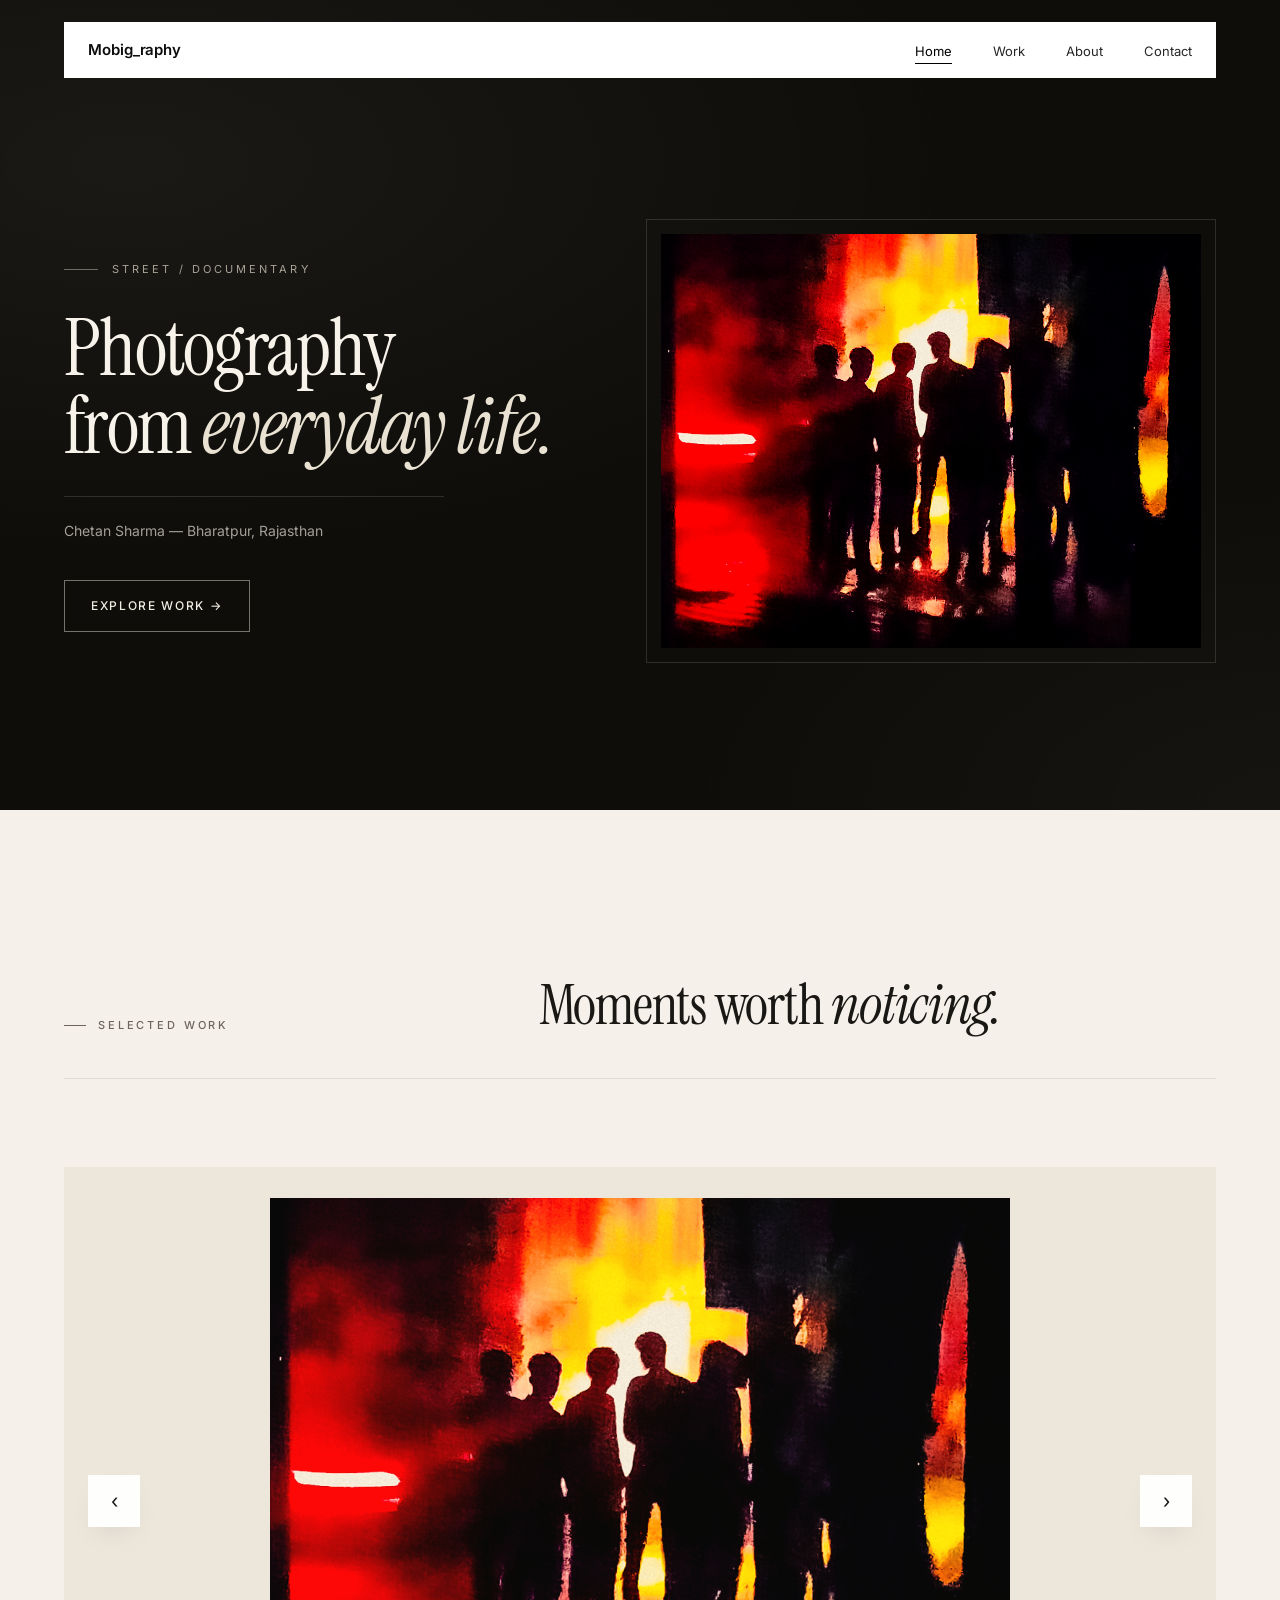
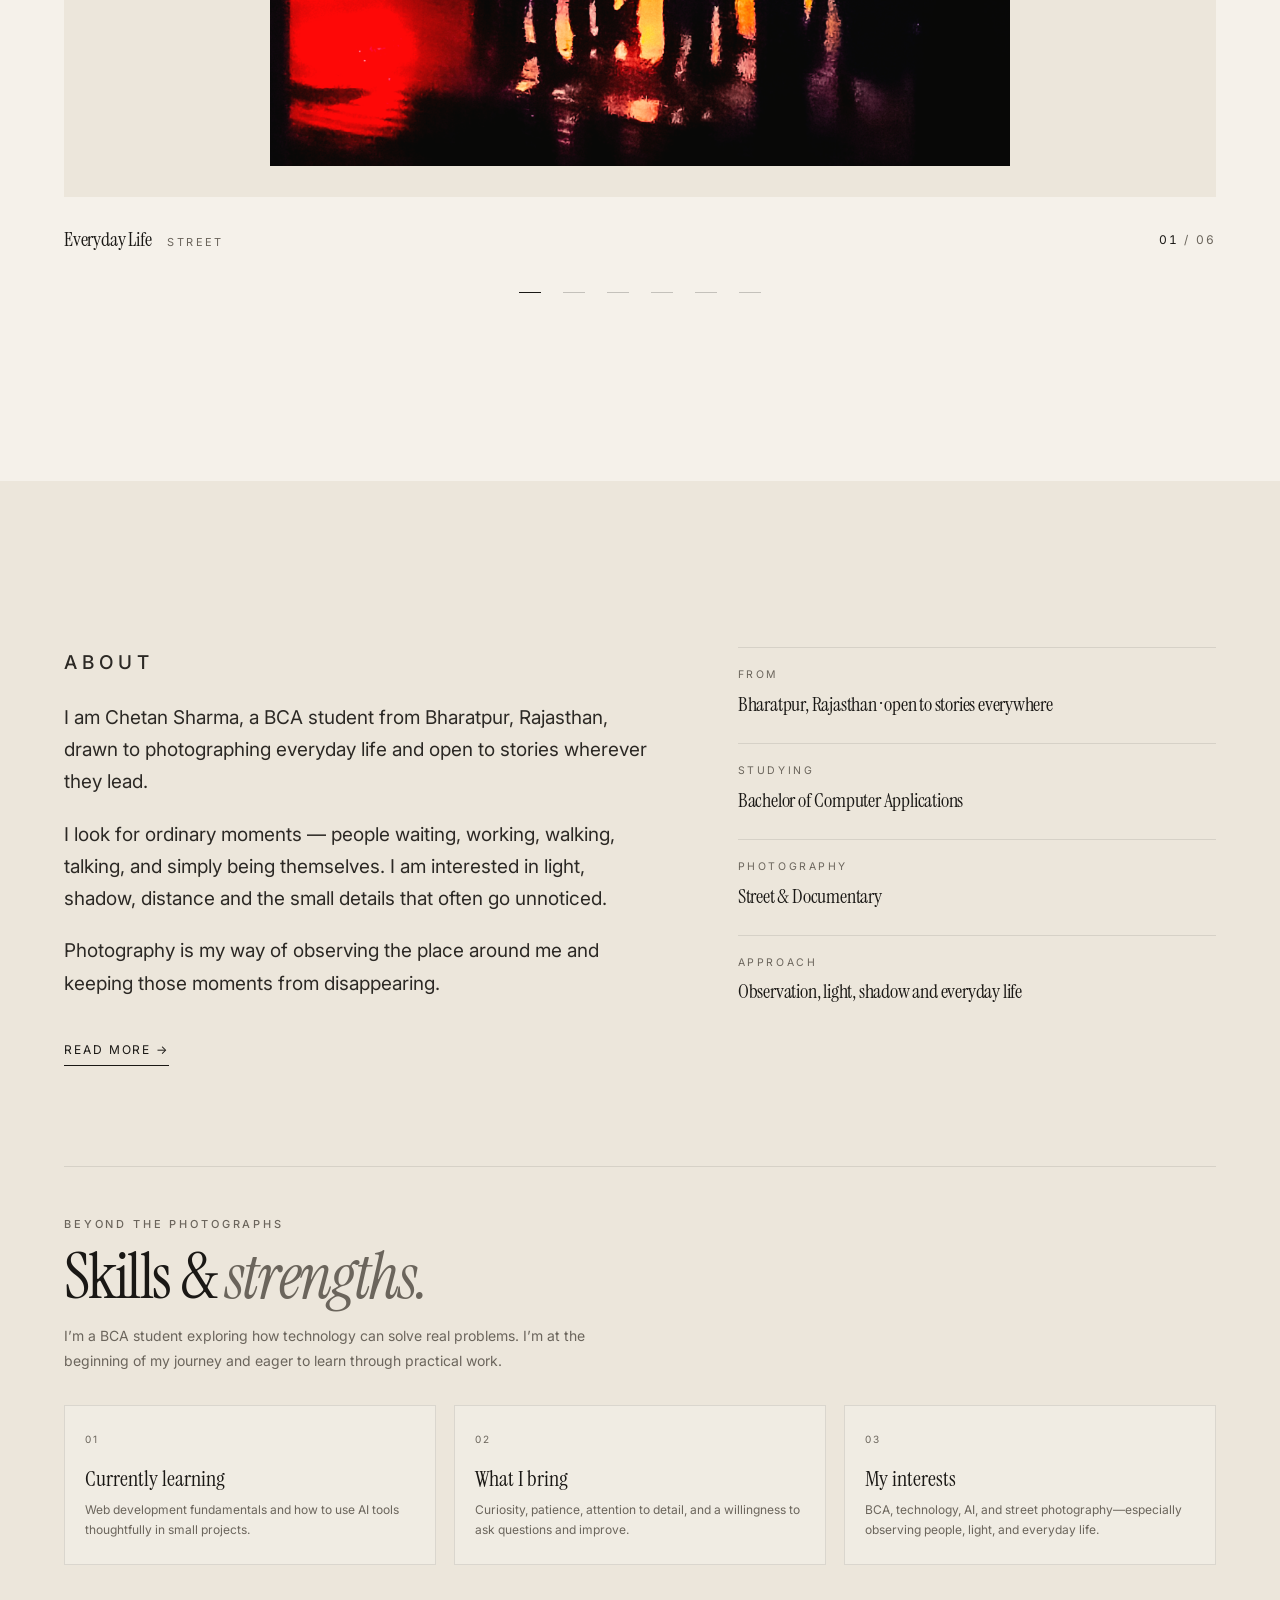
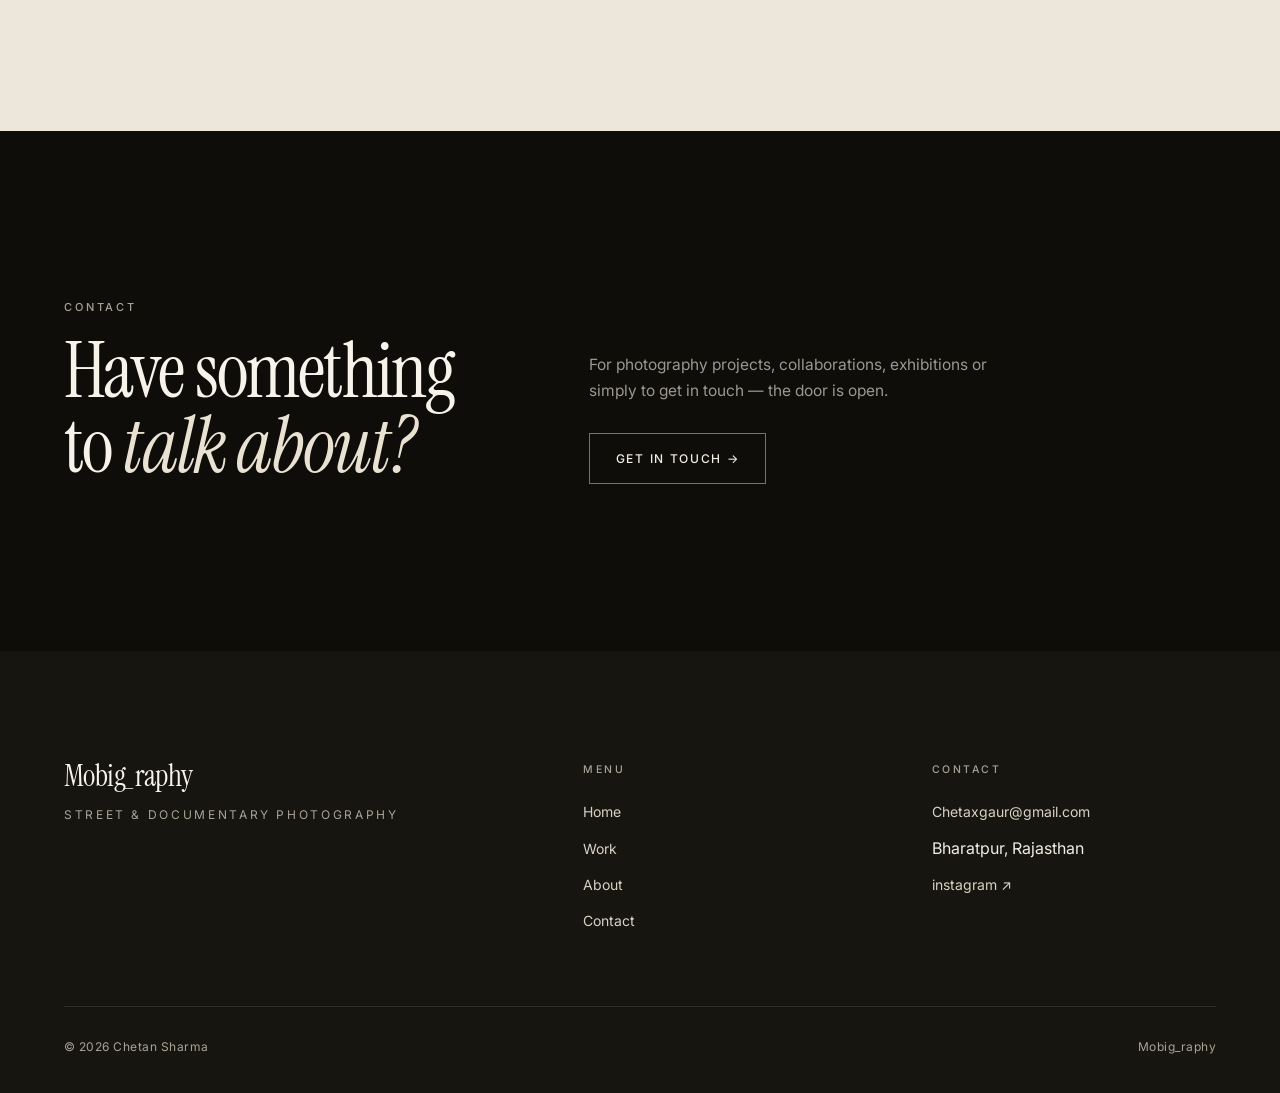
<file: index.html>
<!DOCTYPE html>
<html lang="en">
<head>
<meta charset="UTF-8" />
<meta name="viewport" content="width=device-width, initial-scale=1" />
<title>Mobig_raphy — Chetan Sharma | Street & Documentary Photography</title>
<meta name="description" content="Street and documentary photography from Bharatpur, Rajasthan by Chetan Sharma." />
<link rel="preconnect" href="https://fonts.googleapis.com">
<link rel="preconnect" href="https://fonts.gstatic.com" crossorigin>
<link href="https://fonts.googleapis.com/css2?family=Inter:wght@400;500&family=Instrument+Serif:ital@0;1&display=swap" rel="stylesheet">
<link rel="preload" as="image" href="images/hero.jpeg" fetchpriority="high">
<link rel="stylesheet" href="style.css" />
</head>
<body>

<header class="nav-wrap">
  <nav class="nav" aria-label="Primary">
    <a class="brand" href="index.html">Mobig_raphy</a>
    <button class="nav-toggle" aria-label="Toggle menu" aria-expanded="false">
      <span></span><span></span><span></span>
    </button>
    <ul class="nav-links">
      <li><a href="index.html" class="active" aria-current="page">Home</a></li>
      <li><a href="work.html">Work</a></li>
      <li><a href="about.html">About</a></li>
      <li><a href="contact.html">Contact</a></li>
    </ul>
  </nav>
</header>

<main>

  <section class="hero">
    <div class="hero-inner">
      <div class="hero-text">
        <p class="hero-eyebrow">Street / Documentary</p>
        <h1 class="hero-title">Photography<br />from <em>everyday life.</em></h1>
        <p class="hero-meta">Chetan Sharma — Bharatpur, Rajasthan</p>
        <a href="work.html" class="btn btn--light">Explore Work →</a>
      </div>
      <div class="hero-media">
        <div class="hero-frame">
          <img src="images/hero.jpeg" alt="Street photograph from everyday life in Bharatpur, Rajasthan" fetchpriority="high" decoding="async" />
        </div>
      </div>
    </div>
  </section>

  <section class="section section--paper">
    <div class="container">
      <header class="section-head reveal">
        <p class="eyebrow">Selected Work</p>
        <h2 class="section-title">Moments worth <em>noticing.</em></h2>
      </header>

      <div class="carousel reveal" id="carousel"
           role="region"
           aria-roledescription="carousel"
           aria-label="Selected photographs">
        <div class="carousel-viewport">
          <div class="carousel-track"></div>
        </div>
        <button class="carousel-btn carousel-btn--prev" type="button" aria-label="Previous photograph">‹</button>
        <button class="carousel-btn carousel-btn--next" type="button" aria-label="Next photograph">›</button>

        <div class="carousel-foot">
          <div class="carousel-caption">
            <span class="carousel-caption-title">—</span>
            <span class="carousel-caption-cat">—</span>
          </div>
          <div class="carousel-counter">
            <span class="cur">01</span> / <span class="total">06</span>
          </div>
        </div>

        <div class="carousel-dots" role="group" aria-label="Slide indicators"></div>
      </div>
    </div>
  </section>

  <section class="section section--paper-deep">
    <div class="container">
      <div class="about-preview reveal">
        <div class="prose">
          <p class="eyebrow" style="margin-bottom:22px;">About</p>
          <p>I am Chetan Sharma, a BCA student from Bharatpur, Rajasthan, drawn to photographing everyday life and open to stories wherever they lead.</p>
          <p>I look for ordinary moments — people waiting, working, walking, talking, and simply being themselves. I am interested in light, shadow, distance and the small details that often go unnoticed.</p>
          <p>Photography is my way of observing the place around me and keeping those moments from disappearing.</p>
          <a href="about.html" class="link-arrow">Read more →</a>
        </div>
        <dl class="facts">
          <div class="fact"><dt>From</dt><dd>Bharatpur, Rajasthan · open to stories everywhere</dd></div>
          <div class="fact"><dt>Studying</dt><dd>Bachelor of Computer Applications</dd></div>
          <div class="fact"><dt>Photography</dt><dd>Street &amp; Documentary</dd></div>
          <div class="fact"><dt>Approach</dt><dd>Observation, light, shadow and everyday life</dd></div>
        </dl>
      </div>
      <section class="profile-skills reveal" aria-labelledby="profileSkillsTitle">
        <div class="profile-skills-heading">
          <p class="eyebrow">Beyond the photographs</p>
          <h2 id="profileSkillsTitle">Skills &amp; <em>strengths.</em></h2>
          <p>I’m a BCA student exploring how technology can solve real problems. I’m at the beginning of my journey and eager to learn through practical work.</p>
        </div>
        <div class="profile-skills-grid">
          <article><span>01</span><h3>Currently learning</h3><p>Web development fundamentals and how to use AI tools thoughtfully in small projects.</p></article>
          <article><span>02</span><h3>What I bring</h3><p>Curiosity, patience, attention to detail, and a willingness to ask questions and improve.</p></article>
          <article><span>03</span><h3>My interests</h3><p>BCA, technology, AI, and street photography—especially observing people, light, and everyday life.</p></article>
        </div>
      </section>
    </div>
  </section>

  <section class="section section--night">
    <div class="container">
      <div class="cta-grid reveal">
        <div>
          <p class="eyebrow eyebrow--light">Contact</p>
          <h2 class="cta-title">Have something<br />to <em>talk about?</em></h2>
        </div>
        <div class="cta-side">
          <p>For photography projects, collaborations, exhibitions or simply to get in touch — the door is open.</p>
          <a href="contact.html" class="btn btn--light">Get in Touch →</a>
        </div>
      </div>
    </div>
  </section>

</main>

<footer class="footer">
  <div class="container">
    <div class="footer-grid">
      <div>
        <div class="footer-brand">Mobig<em>_</em>raphy</div>
        <div class="footer-tag">Street &amp; Documentary Photography</div>
      </div>
      <div>
        <h4>Menu</h4>
        <ul>
          <li><a href="index.html">Home</a></li>
          <li><a href="work.html">Work</a></li>
          <li><a href="about.html">About</a></li>
          <li><a href="contact.html">Contact</a></li>
        </ul>
      </div>
      <div>
        <h4>Contact</h4>
        <ul>
          <li><a href="mailto:Chetaxgaur@gmail.com">Chetaxgaur@gmail.com</a></li>
          <li>Bharatpur, Rajasthan</li>
          <li><a href="https://www.instagram.com/mobig_raphy/" target="_blank" rel="noopener noreferrer">instagram ↗</a></li>
        </ul>
      </div>
    </div>
    <div class="footer-bottom">
      <span>© 2026 Chetan Sharma</span>
      <span>Mobig_raphy</span>
    </div>
  </div>
</footer>

<script src="javascript.js"></script>
</body>
</html>
</file>
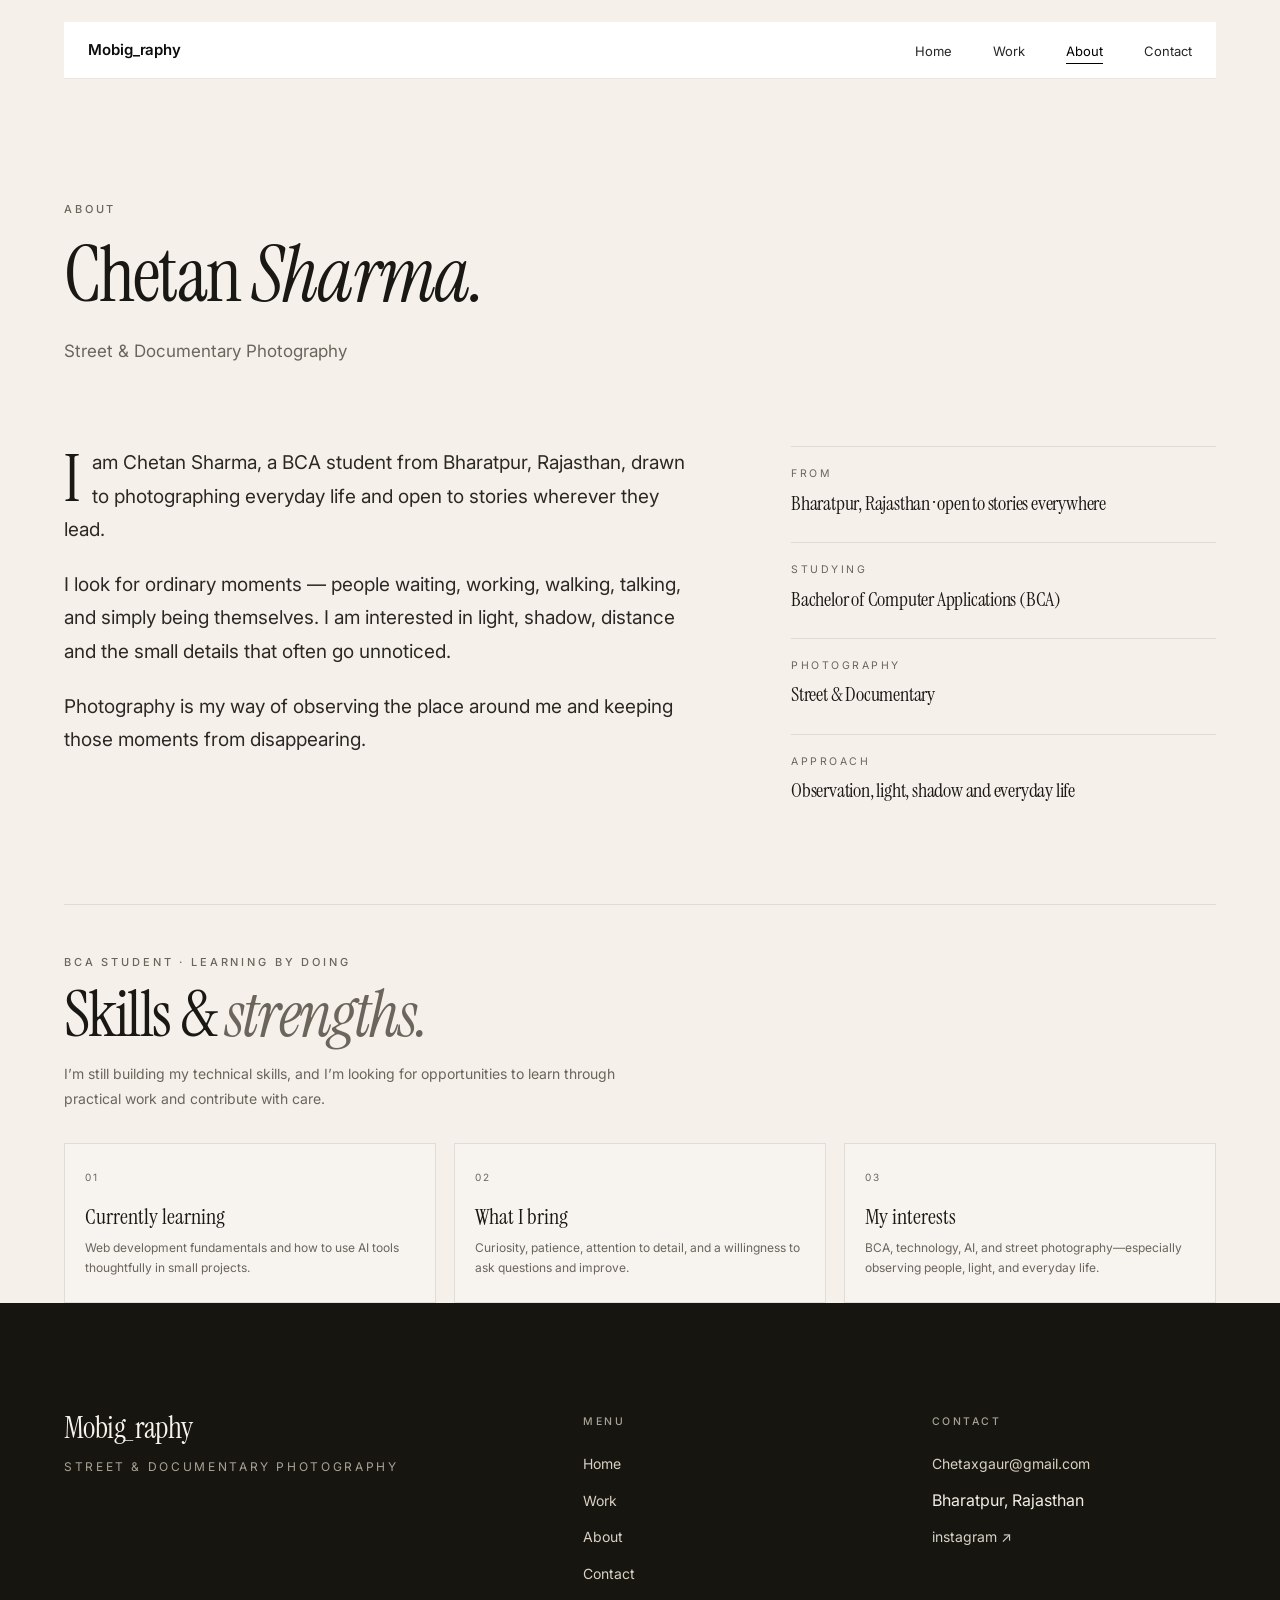
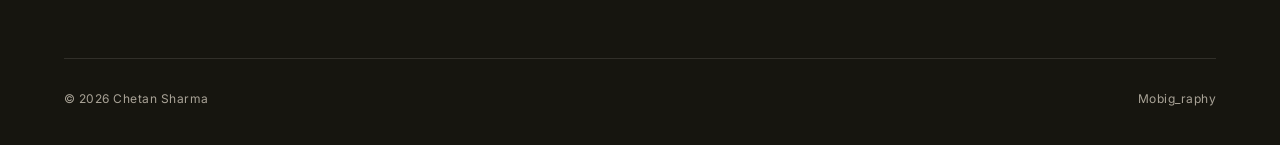
<file: about.html>
<!DOCTYPE html>
<html lang="en">
<head>
<meta charset="UTF-8" />
<meta name="viewport" content="width=device-width, initial-scale=1" />
<title>About — Chetan Sharma | Mobig_raphy</title>
<meta name="description" content="Chetan Sharma — BCA student and street & documentary photographer from Bharatpur, Rajasthan." />
<link rel="preconnect" href="https://fonts.googleapis.com">
<link rel="preconnect" href="https://fonts.gstatic.com" crossorigin>
<link href="https://fonts.googleapis.com/css2?family=Inter:wght@400;500&family=Instrument+Serif:ital@0;1&display=swap" rel="stylesheet">
<link rel="stylesheet" href="style.css" />
</head>
<body>

<header class="nav-wrap">
  <nav class="nav" aria-label="Primary">
    <a class="brand" href="index.html">Mobig_raphy</a>
    <button class="nav-toggle" aria-label="Toggle menu" aria-expanded="false">
      <span></span><span></span><span></span>
    </button>
    <ul class="nav-links">
      <li><a href="index.html">Home</a></li>
      <li><a href="work.html">Work</a></li>
      <li><a href="about.html" class="active">About</a></li>
      <li><a href="contact.html">Contact</a></li>
    </ul>
  </nav>
</header>

<main class="section--paper">
  <div class="container page-top">

    <header class="page-head reveal">
      <p class="eyebrow">About</p>
      <h1>Chetan <em>Sharma.</em></h1>
      <p class="lede">Street &amp; Documentary Photography</p>
    </header>

    <section class="about-page reveal">
      <div class="prose">
        <p>I am Chetan Sharma, a BCA student from Bharatpur, Rajasthan, drawn to photographing everyday life and open to stories wherever they lead.</p>
        <p>I look for ordinary moments — people waiting, working, walking, talking, and simply being themselves. I am interested in light, shadow, distance and the small details that often go unnoticed.</p>
        <p>Photography is my way of observing the place around me and keeping those moments from disappearing.</p>
      </div>
      <dl class="facts">
        <div class="fact"><dt>From</dt><dd>Bharatpur, Rajasthan · open to stories everywhere</dd></div>
        <div class="fact"><dt>Studying</dt><dd>Bachelor of Computer Applications (BCA)</dd></div>
        <div class="fact"><dt>Photography</dt><dd>Street &amp; Documentary</dd></div>
        <div class="fact"><dt>Approach</dt><dd>Observation, light, shadow and everyday life</dd></div>
      </dl>
    </section>

    <section class="profile-skills reveal" aria-labelledby="profileSkillsTitle">
      <div class="profile-skills-heading">
        <p class="eyebrow">BCA student · learning by doing</p>
        <h2 id="profileSkillsTitle">Skills &amp; <em>strengths.</em></h2>
        <p>I’m still building my technical skills, and I’m looking for opportunities to learn through practical work and contribute with care.</p>
      </div>
      <div class="profile-skills-grid">
        <article><span>01</span><h3>Currently learning</h3><p>Web development fundamentals and how to use AI tools thoughtfully in small projects.</p></article>
        <article><span>02</span><h3>What I bring</h3><p>Curiosity, patience, attention to detail, and a willingness to ask questions and improve.</p></article>
        <article><span>03</span><h3>My interests</h3><p>BCA, technology, AI, and street photography—especially observing people, light, and everyday life.</p></article>
      </div>
    </section>

  </div>
</main>

<footer class="footer">
  <div class="container">
    <div class="footer-grid">
      <div>
        <div class="footer-brand">Mobig<em>_</em>raphy</div>
        <div class="footer-tag">Street &amp; Documentary Photography</div>
      </div>
      <div>
        <h4>Menu</h4>
        <ul>
          <li><a href="index.html">Home</a></li>
          <li><a href="work.html">Work</a></li>
          <li><a href="about.html">About</a></li>
          <li><a href="contact.html">Contact</a></li>
        </ul>
      </div>
      <div>
        <h4>Contact</h4>
        <ul>
          <li><a href="mailto:Chetaxgaur@gmail.com">Chetaxgaur@gmail.com</a></li>
          <li>Bharatpur, Rajasthan</li>
          <li><a href="https://www.instagram.com/mobig_raphy/" target="_blank" rel="noopener noreferrer">instagram ↗</a></li>
        </ul>
      </div>
    </div>
    <div class="footer-bottom">
      <span>© 2026 Chetan Sharma</span>
      <span>Mobig_raphy</span>
    </div>
  </div>
</footer>

<script src="javascript.js"></script>
</body>
</html>
</file>
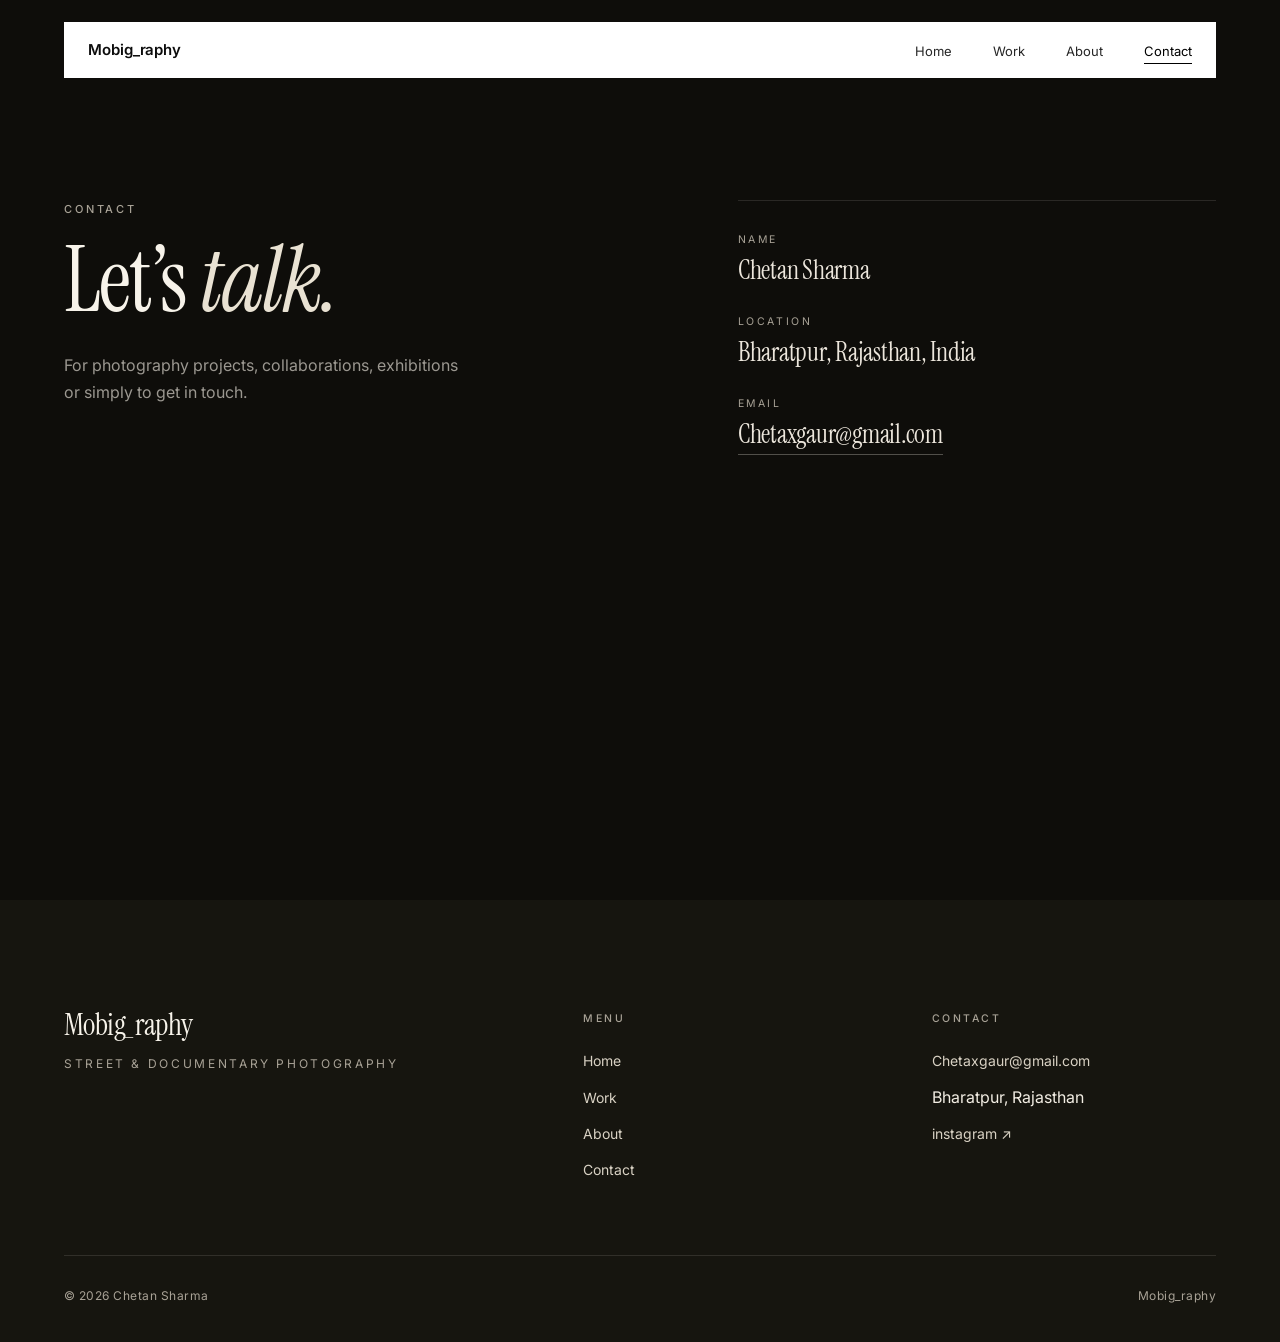
<file: contact.html>
<!DOCTYPE html>
<html lang="en">
<head>
<meta charset="UTF-8" />
<meta name="viewport" content="width=device-width, initial-scale=1" />
<title>Contact — Chetan Sharma | Mobig_raphy</title>
<meta name="description" content="Get in touch with Chetan Sharma — street & documentary photographer from Bharatpur, Rajasthan." />
<link rel="preconnect" href="https://fonts.googleapis.com">
<link rel="preconnect" href="https://fonts.gstatic.com" crossorigin>
<link href="https://fonts.googleapis.com/css2?family=Inter:wght@400;500&family=Instrument+Serif:ital@0;1&display=swap" rel="stylesheet">
<link rel="stylesheet" href="style.css" />
</head>
<body>

<header class="nav-wrap">
  <nav class="nav" aria-label="Primary">
    <a class="brand" href="index.html">Mobig_raphy</a>
    <button class="nav-toggle" aria-label="Toggle menu" aria-expanded="false">
      <span></span><span></span><span></span>
    </button>
    <ul class="nav-links">
      <li><a href="index.html">Home</a></li>
      <li><a href="work.html">Work</a></li>
      <li><a href="about.html">About</a></li>
      <li><a href="contact.html" class="active">Contact</a></li>
    </ul>
  </nav>
</header>

<main class="section--night" style="min-height:100svh;">
  <div class="container page-top">

    <div class="contact-page reveal">
      <div>
        <p class="eyebrow eyebrow--light">Contact</p>
        <h1>Let’s <em>talk.</em></h1>
        <p class="lede">For photography projects, collaborations, exhibitions or simply to get in touch.</p>
      </div>

      <div class="contact-card">
        <div class="row">
          <span class="label">Name</span>
          <span class="value">Chetan Sharma</span>
        </div>
        <div class="row">
          <span class="label">Location</span>
          <span class="value">Bharatpur, Rajasthan, India</span>
        </div>
        <div class="row">
          <span class="label">Email</span>
          <a class="value" href="mailto:Chetaxgaur@gmail.com">Chetaxgaur@gmail.com</a>
        </div>
      </div>
    </div>

  </div>
</main>

<footer class="footer">
  <div class="container">
    <div class="footer-grid">
      <div>
        <div class="footer-brand">Mobig<em>_</em>raphy</div>
        <div class="footer-tag">Street &amp; Documentary Photography</div>
      </div>
      <div>
        <h4>Menu</h4>
        <ul>
          <li><a href="index.html">Home</a></li>
          <li><a href="work.html">Work</a></li>
          <li><a href="about.html">About</a></li>
          <li><a href="contact.html">Contact</a></li>
        </ul>
      </div>
      <div>
        <h4>Contact</h4>
        <ul>
          <li><a href="mailto:Chetaxgaur@gmail.com">Chetaxgaur@gmail.com</a></li>
          <li>Bharatpur, Rajasthan</li>
          <li><a href="https://www.instagram.com/mobig_raphy/" target="_blank" rel="noopener noreferrer">instagram ↗</a></li>
        </ul>
      </div>
    </div>
    <div class="footer-bottom">
      <span>© 2026 Chetan Sharma</span>
      <span>Mobig_raphy</span>
    </div>
  </div>
</footer>

<script src="javascript.js"></script>
</body>
</html>
</file>
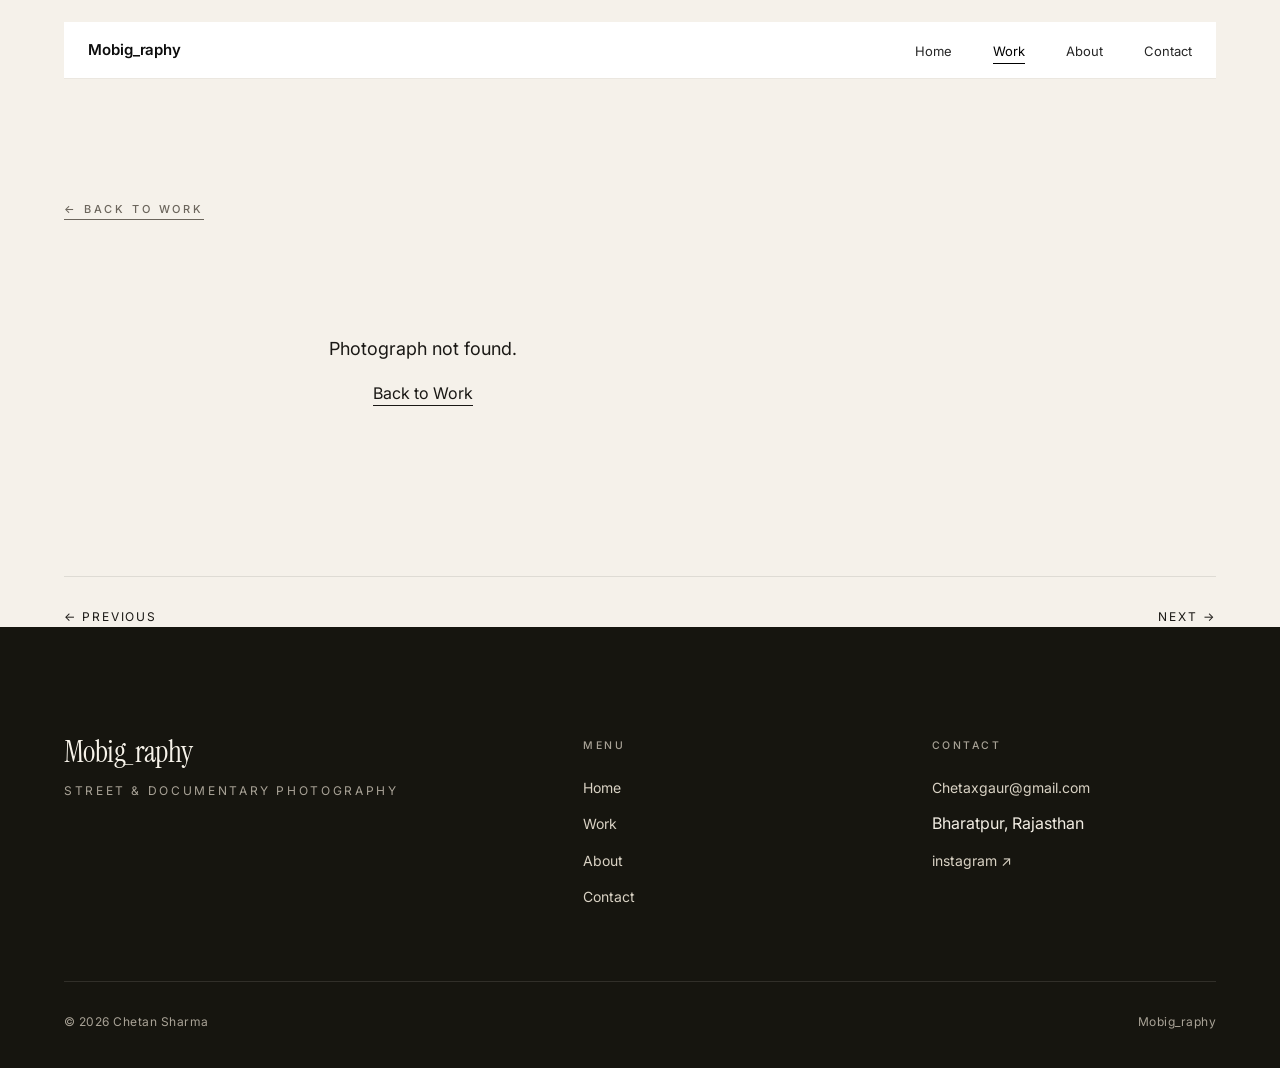
<file: photo.html>
<!DOCTYPE html>
<html lang="en">
<head>
<meta charset="UTF-8" />
<meta name="viewport" content="width=device-width, initial-scale=1" />
<title>Photograph — Mobig_raphy</title>
<link rel="preconnect" href="https://fonts.googleapis.com">
<link rel="preconnect" href="https://fonts.gstatic.com" crossorigin>
<link href="https://fonts.googleapis.com/css2?family=Inter:wght@400;500&family=Instrument+Serif:ital@0;1&display=swap" rel="stylesheet">
<link rel="stylesheet" href="style.css" />
</head>
<body>

<header class="nav-wrap">
  <nav class="nav" aria-label="Primary">
    <a class="brand" href="index.html">Mobig_raphy</a>
    <button class="nav-toggle" aria-label="Toggle menu" aria-expanded="false">
      <span></span><span></span><span></span>
    </button>
    <ul class="nav-links">
      <li><a href="index.html">Home</a></li>
      <li><a href="work.html" class="active">Work</a></li>
      <li><a href="about.html">About</a></li>
      <li><a href="contact.html">Contact</a></li>
    </ul>
  </nav>
</header>

<main class="section--paper">
  <div class="container page-top">

    <p class="eyebrow" style="margin-bottom:36px;">
      <a href="work.html" style="border-bottom:1px solid currentColor; padding-bottom:3px;">← Back to Work</a>
    </p>

    <article class="photo-detail reveal" id="photoDetail">
      <div class="photo-frame">
        <img data-photo-img src="" alt="" />
      </div>
      <div class="photo-meta">
        <span class="eyebrow" data-photo-category>—</span>
        <h1 data-photo-title>Photograph</h1>
        <p class="desc" data-photo-desc></p>
        <div class="photo-specs">
          <div class="row"><span class="label">Location</span><span class="value" data-photo-location>—</span></div>
          <div class="row"><span class="label">Year</span><span class="value" data-photo-year>—</span></div>
          <div class="row"><span class="label">Type</span><span class="value" data-photo-type>—</span></div>
        </div>
      </div>
    </article>

    <nav class="photo-nav" aria-label="Photo navigation">
      <a id="photoPrev" href="work.html">← Previous</a>
      <a id="photoNext" href="work.html">Next →</a>
    </nav>

  </div>
</main>

<footer class="footer">
  <div class="container">
    <div class="footer-grid">
      <div>
        <div class="footer-brand">Mobig<em>_</em>raphy</div>
        <div class="footer-tag">Street &amp; Documentary Photography</div>
      </div>
      <div>
        <h4>Menu</h4>
        <ul>
          <li><a href="index.html">Home</a></li>
          <li><a href="work.html">Work</a></li>
          <li><a href="about.html">About</a></li>
          <li><a href="contact.html">Contact</a></li>
        </ul>
      </div>
      <div>
        <h4>Contact</h4>
        <ul>
          <li><a href="mailto:Chetaxgaur@gmail.com">Chetaxgaur@gmail.com</a></li>
          <li>Bharatpur, Rajasthan</li>
         <li><a href="https://www.instagram.com/mobig_raphy/" target="_blank" rel="noopener noreferrer">instagram ↗</a></li>
      </div>
    </div>
    <div class="footer-bottom">
      <span>© 2026 Chetan Sharma</span>
      <span>Mobig_raphy</span>
    </div>
  </div>
</footer>

<script src="javascript.js"></script>
</body>
</html>
</file>
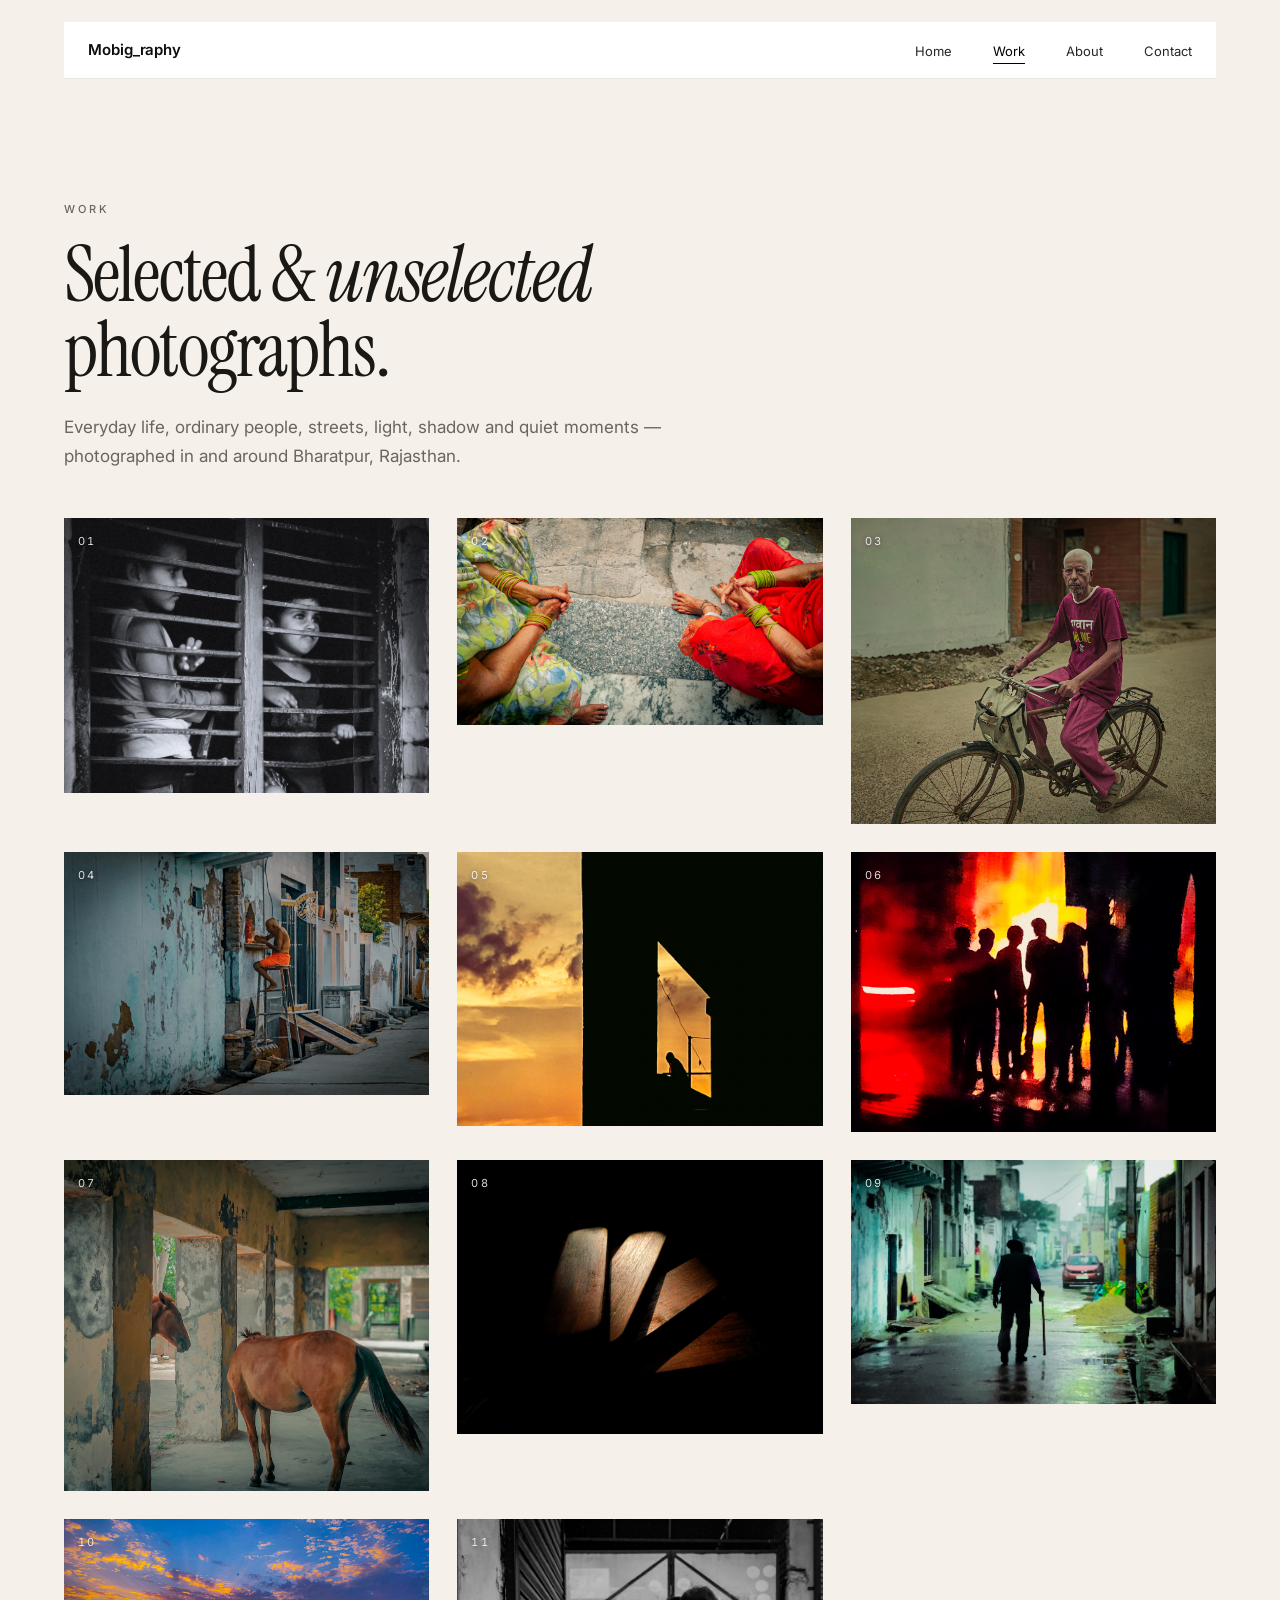
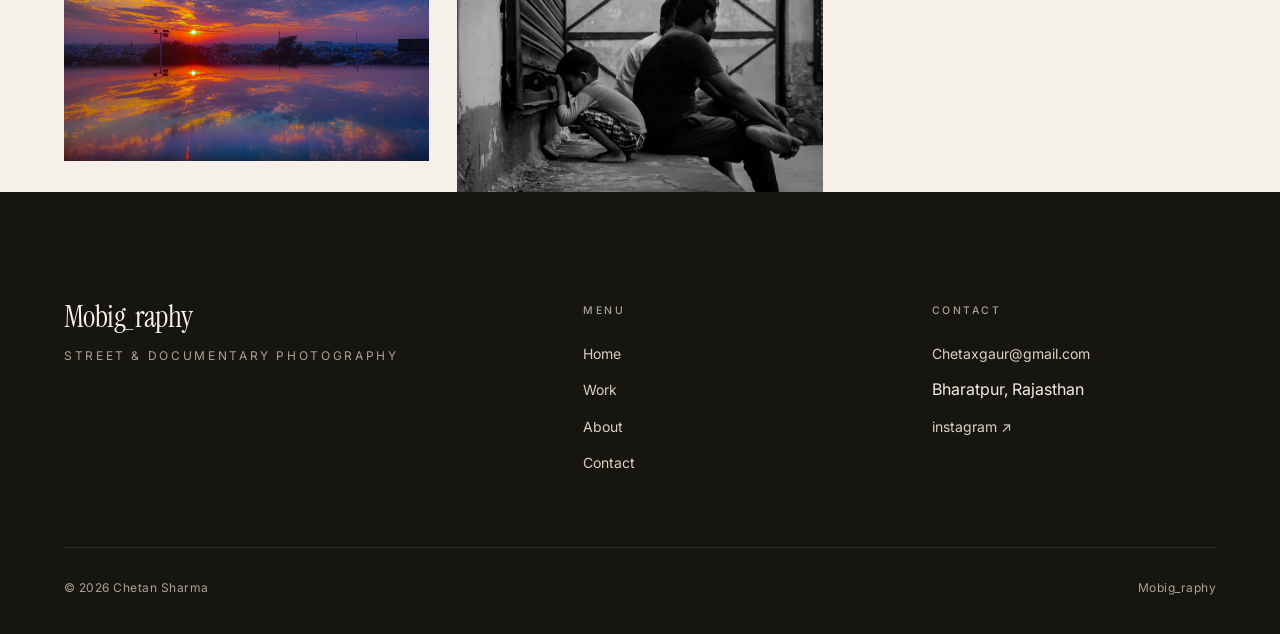
<file: work.html>
<!DOCTYPE html>
<html lang="en">
<head>
<meta charset="UTF-8" />
<meta name="viewport" content="width=device-width, initial-scale=1" />
<title>Work — Mobig_raphy | Chetan Sharma</title>
<meta name="description" content="Complete gallery of street and documentary photographs by Chetan Sharma." />
<link rel="preconnect" href="https://fonts.googleapis.com">
<link rel="preconnect" href="https://fonts.gstatic.com" crossorigin>
<link href="https://fonts.googleapis.com/css2?family=Inter:wght@400;500&family=Instrument+Serif:ital@0;1&display=swap" rel="stylesheet">
<link rel="stylesheet" href="style.css" />
</head>
<body>

<header class="nav-wrap">
  <nav class="nav" aria-label="Primary">
    <a class="brand" href="index.html">Mobig_raphy</a>
    <button class="nav-toggle" aria-label="Toggle menu" aria-expanded="false">
      <span></span><span></span><span></span>
    </button>
    <ul class="nav-links">
      <li><a href="index.html">Home</a></li>
      <li><a href="work.html" class="active">Work</a></li>
      <li><a href="about.html">About</a></li>
      <li><a href="contact.html">Contact</a></li>
    </ul>
  </nav>
</header>

<main class="section--paper work">
  <div class="container page-top">

    <header class="page-head reveal">
      <p class="eyebrow">Work</p>
      <h1>Selected &amp; <em>unselected</em> photographs.</h1>
      <p class="lede">Everyday life, ordinary people, streets, light, shadow and quiet moments — photographed in and around Bharatpur, Rajasthan.</p>
    </header>

    <div class="gallery">

      <a class="gallery-item reveal" href="photo.html?id=child">
        <span class="gallery-num">01</span>
        <img src="images/Child.jpg" alt="Child" loading="lazy">
        <span class="gallery-caption"><span class="g-title">Child</span><span class="g-cat">Portrait</span></span>
      </a>

      <a class="gallery-item reveal" href="photo.html?id=conversation">
        <span class="gallery-num">02</span>
        <img src="images/conversation.jpg" alt="Conversation" loading="lazy">
        <span class="gallery-caption"><span class="g-title">Conversation</span><span class="g-cat">Documentary</span></span>
      </a>

      <a class="gallery-item reveal" href="photo.html?id=cycle">
        <span class="gallery-num">03</span>
        <img src="images/Cycle.jpg" alt="Cycle" loading="lazy">
        <span class="gallery-caption"><span class="g-title">Cycle</span><span class="g-cat">Still Life / Street</span></span>
      </a>

      <a class="gallery-item reveal" href="photo.html?id=devotional">
        <span class="gallery-num">04</span>
        <img src="images/devotional.jpeg" alt="Devotional" loading="lazy">
        <span class="gallery-caption"><span class="g-title">Devotional</span><span class="g-cat">Documentary</span></span>
      </a>

      <a class="gallery-item reveal" href="photo.html?id=frame-within-a-frame">
        <span class="gallery-num">05</span>
        <img src="images/frame within a frame.jpg" alt="Frame within a frame" loading="lazy">
        <span class="gallery-caption"><span class="g-title">Frame Within a Frame</span><span class="g-cat">Composition</span></span>
      </a>

      <a class="gallery-item reveal" href="photo.html?id=hero">
        <span class="gallery-num">06</span>
        <img src="images/hero.jpeg" alt="Everyday life" loading="lazy">
        <span class="gallery-caption"><span class="g-title">Everyday Life</span><span class="g-cat">Street</span></span>
      </a>

      <a class="gallery-item reveal" href="photo.html?id=horse-illusion">
        <span class="gallery-num">07</span>
        <img src="images/horse illution.jpg" alt="Horse illusion" loading="lazy">
        <span class="gallery-caption"><span class="g-title">Horse Illusion</span><span class="g-cat">Movement</span></span>
      </a>

      <a class="gallery-item reveal" href="photo.html?id=lighting-experiment">
        <span class="gallery-num">08</span>
        <img src="images/lighting experiment.jpg" alt="Lighting experiment" loading="lazy">
        <span class="gallery-caption"><span class="g-title">Lighting Experiment</span><span class="g-cat">Light Study</span></span>
      </a>

      <a class="gallery-item reveal" href="photo.html?id=old-man-cinematic">
        <span class="gallery-num">09</span>
        <img src="images/old man cinematic.jpg" alt="Old man cinematic portrait" loading="lazy">
        <span class="gallery-caption"><span class="g-title">Old Man</span><span class="g-cat">Portrait</span></span>
      </a>

      <a class="gallery-item reveal" href="photo.html?id=sunset-reflection">
        <span class="gallery-num">10</span>
        <img src="images/Sunset Reflection.jpg" alt="Sunset reflection" loading="lazy">
        <span class="gallery-caption"><span class="g-title">Sunset Reflection</span><span class="g-cat">Reflection</span></span>
      </a>

      <a class="gallery-item reveal" href="photo.html?id=two-adult-one-child">
        <span class="gallery-num">11</span>
        <img src="images/Two adult one child.jpg" alt="Two adults, one child" loading="lazy">
        <span class="gallery-caption"><span class="g-title">Two Adults, One Child</span><span class="g-cat">Documentary</span></span>
      </a>

    </div>
  </div>
</main>

<footer class="footer">
  <div class="container">
    <div class="footer-grid">
      <div>
        <div class="footer-brand">Mobig<em>_</em>raphy</div>
        <div class="footer-tag">Street &amp; Documentary Photography</div>
      </div>
      <div>
        <h4>Menu</h4>
        <ul>
          <li><a href="index.html">Home</a></li>
          <li><a href="work.html">Work</a></li>
          <li><a href="about.html">About</a></li>
          <li><a href="contact.html">Contact</a></li>
        </ul>
      </div>
      <div>
        <h4>Contact</h4>
        <ul>
          <li><a href="mailto:Chetaxgaur@gmail.com">Chetaxgaur@gmail.com</a></li>
          <li>Bharatpur, Rajasthan</li>
          <li><a href="https://www.instagram.com/mobig_raphy/" target="_blank" rel="noopener noreferrer">instagram ↗</a></li>
      </div>
    </div>
    <div class="footer-bottom">
      <span>© 2026 Chetan Sharma</span>
      <span>Mobig_raphy</span>
    </div>
  </div>
</footer>

<script src="javascript.js"></script>
</body>
</html>
</file>
<file: style.css>
/* =========================================================
   Mobig_raphy — Chetan Sharma
   Editorial Street & Documentary Portfolio
   ========================================================= */

*, *::before, *::after { box-sizing: border-box; margin: 0; padding: 0; }

:root {
  --paper:        #f5f1ea;
  --paper-deep:   #ece6db;
  --ink:          #1a1815;
  --ink-soft:     #6b655c;
  --night:        #0e0d0a;
  --charcoal:     #16150f;
  --cream:        #f2ede3;
  --cream-soft:   #a8a296;
  --hair-warm:    rgba(26,24,21,.10);
  --hair-dark:    rgba(242,237,227,.12);
  --display: 'Instrument Serif', 'Iowan Old Style', Georgia, serif;
  --body:    'Inter', -apple-system, BlinkMacSystemFont, 'Segoe UI', Roboto, sans-serif;
  --max: 1360px;
  --pad: clamp(20px, 5vw, 72px);
  --nav-pad-x: 24px;
  --ease: cubic-bezier(.22,.61,.36,1);
}

html { -webkit-text-size-adjust: 100%; scroll-behavior: smooth; }

body {
  font-family: var(--body);
  font-size: 16px;
  line-height: 1.65;
  color: var(--ink);
  background: var(--paper);
  overflow-x: hidden;
  -webkit-font-smoothing: antialiased;
  text-rendering: optimizeLegibility;
}

img { display: block; max-width: 100%; height: auto; }
a { color: inherit; text-decoration: none; }
button { font: inherit; cursor: pointer; background: none; border: 0; color: inherit; }
ul { list-style: none; }
::selection { background: var(--ink); color: var(--paper); }

/* ---------- Accessibility: focus + screen-reader helper ---------- */
a:focus-visible,
button:focus-visible,
[tabindex]:focus-visible {
  outline: 2px solid currentColor;
  outline-offset: 3px;
  border-radius: 1px;
}

.sr-only {
  position: absolute;
  width: 1px; height: 1px;
  padding: 0; margin: -1px;
  overflow: hidden;
  clip: rect(0,0,0,0);
  white-space: nowrap;
  border: 0;
}

/* ---------- Shared ---------- */
.container { width: 100%; max-width: var(--max); margin-inline: auto; padding-inline: var(--pad); }

.eyebrow { font-size: 11px; letter-spacing: .26em; text-transform: uppercase; font-weight: 500; color: var(--ink-soft); }
.eyebrow--light { color: var(--cream-soft); }

.btn {
  display: inline-flex; align-items: center; gap: 12px;
  padding: 15px 26px; font-size: 12px; letter-spacing: .14em;
  text-transform: uppercase; font-weight: 500;
  border: 1px solid transparent;
  transition: background .4s var(--ease), color .4s var(--ease),
              border-color .4s var(--ease), transform .4s var(--ease);
}
.btn--light { color: var(--cream); border-color: rgba(242,237,227,.45); }
.btn--light:hover { background: var(--cream); color: var(--night); border-color: var(--cream); }

.reveal { opacity: 0; transform: translateY(28px); transition: opacity 1s var(--ease), transform 1s var(--ease); }
.reveal.is-visible { opacity: 1; transform: none; }

/* ---------- NAVIGATION ---------- */
.nav-wrap { position: fixed; top: 0; left: 0; right: 0; z-index: 400; padding: 22px var(--pad); pointer-events: none; }
.nav {
  pointer-events: auto; position: relative; max-width: var(--max); margin-inline: auto;
  background: #fff; color: #0d0d0d;
  display: flex; align-items: center; justify-content: space-between;
  gap: 24px; padding: 15px var(--nav-pad-x);
  box-shadow: 0 1px 0 rgba(0,0,0,.04), 0 24px 48px -28px rgba(0,0,0,.35);
}
.brand { font-size: 15px; font-weight: 600; letter-spacing: -.005em; color: #0d0d0d; }
.nav-links { display: flex; align-items: center; gap: clamp(20px, 3.2vw, 44px); }
.nav-links a {
  font-size: 13px; color: #262626; position: relative; padding: 4px 0;
  transition: color .3s var(--ease);
}
.nav-links a::after {
  content: ""; position: absolute; left: 0; bottom: -1px; height: 1px; width: 0;
  background: currentColor; transition: width .4s var(--ease);
}
.nav-links a:hover::after, .nav-links a.active::after { width: 100%; }
.nav-links a:hover, .nav-links a.active { color: #000; }

/* Hamburger — 44×44 tap target, visual lines unchanged */
.nav-toggle { display: none; width: 44px; height: 44px; position: relative; }
.nav-toggle span {
  position: absolute; left: 10px; right: 10px; height: 1.5px; background: #0d0d0d;
  transition: transform .4s var(--ease), opacity .3s var(--ease);
}
.nav-toggle span:nth-child(1) { top: 14px; }
.nav-toggle span:nth-child(2) { top: 21px; }
.nav-toggle span:nth-child(3) { top: 28px; }
.nav.is-open .nav-toggle span:nth-child(1) { transform: translateY(7px) rotate(45deg); }
.nav.is-open .nav-toggle span:nth-child(2) { opacity: 0; }
.nav.is-open .nav-toggle span:nth-child(3) { transform: translateY(-7px) rotate(-45deg); }

/* ---------- HERO ---------- */
.hero { background: var(--night); color: var(--cream); min-height: 90svh; padding-top: 112px; position: relative; isolation: isolate; }
.hero::before {
  content: ""; position: absolute; inset: 0;
  background:
    radial-gradient(120% 90% at 10% 20%, rgba(255,255,255,.05), transparent 55%),
    radial-gradient(80% 70% at 100% 100%, rgba(255,255,255,.03), transparent 60%);
  pointer-events: none; z-index: 0;
}
.hero-inner {
  position: relative; z-index: 1;
  max-width: var(--max); margin-inline: auto; padding: 0 var(--pad);
  min-height: calc(90svh - 112px);
  display: grid; grid-template-columns: minmax(0, 1fr) minmax(0, 1.1fr);
  gap: clamp(28px, 5vw, 80px); align-items: center;
  padding-top: clamp(30px, 5vw, 60px); padding-bottom: clamp(60px, 8vw, 100px);
}
.hero-text { max-width: 560px; }
.hero-eyebrow {
  display: inline-flex; align-items: center; gap: 14px;
  font-size: 11px; letter-spacing: .28em; text-transform: uppercase;
  color: var(--cream-soft); margin-bottom: 32px;
}
.hero-eyebrow::before { content: ""; display: block; width: 34px; height: 1px; background: rgba(242,237,227,.4); }
.hero-title {
  font-family: var(--display); font-weight: 400;
  font-size: clamp(40px, 6.2vw, 88px); line-height: .98;
  letter-spacing: -.022em; color: #f7f3ea; margin-bottom: 30px;
}
.hero-title em { font-style: italic; color: #e9e2d3; }
.hero-meta {
  font-size: 14px; color: rgba(242,237,227,.65); margin-bottom: 38px;
  padding-top: 22px; border-top: 1px solid rgba(242,237,227,.14); max-width: 380px;
}
.hero-media { display: flex; align-items: center; justify-content: center; height: 100%; }
.hero-frame {
  position: relative; padding: 14px; border: 1px solid rgba(242,237,227,.14);
  max-height: 78vh; display: flex; align-items: center; justify-content: center;
}
.hero-frame img {
  max-width: 100%; max-height: calc(78vh - 28px);
  width: auto; height: auto; object-fit: contain;
}

/* ---------- SECTIONS ---------- */
.section { padding: clamp(88px, 13vw, 170px) 0; }
.section--paper      { background: var(--paper);      color: var(--ink); }
.section--paper-deep { background: var(--paper-deep); color: var(--ink); }
.section--night      { background: var(--night);      color: var(--cream); }

.section-head {
  display: grid; grid-template-columns: minmax(0, 1fr) minmax(0, 1.6fr);
  gap: clamp(20px, 4vw, 60px); align-items: end;
  margin-bottom: clamp(48px, 7vw, 88px); padding-bottom: clamp(28px, 4vw, 44px);
  border-bottom: 1px solid var(--hair-warm);
}
.section-head .eyebrow { position: relative; padding-top: 4px; }
.section-head .eyebrow::before {
  content: ""; display: inline-block; width: 22px; height: 1px;
  background: var(--ink-soft); vertical-align: middle; margin-right: 12px;
}
.section-title {
  font-family: var(--display); font-weight: 400;
  font-size: clamp(30px, 4.4vw, 58px); line-height: 1.02;
  letter-spacing: -.022em; max-width: 720px;
}
.section-title em { font-style: italic; }
.section--night .section-head { border-bottom-color: var(--hair-dark); }
.section--night .eyebrow { color: var(--cream-soft); }
.section--night .eyebrow::before { background: var(--cream-soft); }

/* ---------- CAROUSEL ---------- */
.carousel { position: relative; }
.carousel-viewport {
  position: relative; overflow: hidden;
  background: var(--paper-deep); height: clamp(400px, 70vh, 760px);
}
.carousel-track { display: flex; height: 100%; transition: transform 1s var(--ease); will-change: transform; }
.carousel-slide {
  flex: 0 0 100%; min-width: 100%; height: 100%;
  display: flex; align-items: center; justify-content: center;
  padding: clamp(14px, 2.4vw, 34px); cursor: pointer;
}
.carousel-slide img {
  max-width: 100%; max-height: 100%; width: auto; height: auto;
  object-fit: contain; transition: transform 1.2s var(--ease), opacity .8s var(--ease);
  opacity: .97;
}
.carousel-slide:hover img { transform: scale(1.015); opacity: 1; }

.carousel-btn {
  position: absolute; top: calc(50% - 40px); transform: translateY(-50%);
  width: 52px; height: 52px; background: rgba(255,255,255,.94); color: var(--ink);
  display: grid; place-items: center; font-size: 20px; line-height: 1;
  box-shadow: 0 12px 32px -18px rgba(0,0,0,.4);
  transition: background .35s var(--ease), transform .35s var(--ease); z-index: 4;
}
.carousel-btn:hover { background: #fff; transform: translateY(-50%) scale(1.05); }
.carousel-btn--prev { left: clamp(10px, 2vw, 24px); }
.carousel-btn--next { right: clamp(10px, 2vw, 24px); }

.carousel-foot {
  margin-top: 26px; display: grid; grid-template-columns: 1fr auto;
  gap: 24px; align-items: center;
}
.carousel-caption { display: flex; align-items: baseline; gap: 16px; min-height: 22px; }
.carousel-caption-title {
  font-family: var(--display); font-size: clamp(18px, 1.6vw, 22px);
  letter-spacing: -.01em; color: var(--ink);
}
.carousel-caption-cat { font-size: 11px; letter-spacing: .22em; text-transform: uppercase; color: var(--ink-soft); }
.carousel-counter { font-size: 12px; letter-spacing: .18em; color: var(--ink-soft); font-variant-numeric: tabular-nums; }
.carousel-counter .cur { color: var(--ink); }

/* Dots — 44×44 hit area, thin visual line in center */
.carousel-dots { display: flex; gap: 0; justify-content: center; margin-top: 14px; }
.carousel-dot {
  position: relative;
  width: 44px; height: 44px;
  background: transparent;
  padding: 0;
  display: grid;
  place-items: center;
  cursor: pointer;
}
.carousel-dot::before {
  content: "";
  display: block;
  width: 22px; height: 1px;
  background: rgba(26,24,21,.22);
  transition: background .4s var(--ease);
}
.carousel-dot:hover::before { background: rgba(26,24,21,.5); }
.carousel-dot.is-active::before { background: var(--ink); }

/* ---------- ABOUT PREVIEW ---------- */
.about-preview { display: grid; grid-template-columns: minmax(0, 1.1fr) minmax(0, .9fr); gap: clamp(40px, 7vw, 110px); align-items: start; }
.about-preview .prose p { font-size: clamp(17px, 1.5vw, 19px); line-height: 1.7; color: #2c2925; max-width: 56ch; }
.about-preview .prose p + p { margin-top: 20px; }
.about-preview .link-arrow {
  display: inline-flex; align-items: center; gap: 10px; margin-top: 40px;
  font-size: 12px; letter-spacing: .16em; text-transform: uppercase;
  color: var(--ink); border-bottom: 1px solid var(--ink); padding-bottom: 5px;
  transition: gap .35s var(--ease), opacity .35s var(--ease);
}
.about-preview .link-arrow:hover { gap: 16px; opacity: .7; }

.facts { display: grid; gap: 26px; }
.fact { padding-top: 18px; border-top: 1px solid var(--hair-warm); }
.fact dt { font-size: 10.5px; letter-spacing: .24em; text-transform: uppercase; color: var(--ink-soft); margin-bottom: 8px; }
.fact dd { font-family: var(--display); font-size: clamp(18px, 1.6vw, 22px); line-height: 1.25; color: var(--ink); letter-spacing: -.01em; }

/* ---------- CTA ---------- */
.cta-grid { display: grid; grid-template-columns: minmax(0, 1fr) minmax(0, 1.4fr); gap: clamp(32px, 6vw, 80px); align-items: end; }
.cta-title {
  font-family: var(--display); font-weight: 400;
  font-size: clamp(38px, 6vw, 86px); line-height: .98;
  letter-spacing: -.024em; color: #f7f3ea; margin-top: 18px;
}
.cta-title em { font-style: italic; color: #e9e2d3; }
.cta-side { display: flex; flex-direction: column; align-items: flex-start; gap: 28px; }
.cta-side p { color: rgba(242,237,227,.62); max-width: 42ch; font-size: 15.5px; line-height: 1.7; }

/* ---------- FOOTER ---------- */
.footer { background: var(--charcoal); color: var(--cream); padding: clamp(64px, 9vw, 110px) 0 36px; }
.footer-grid {
  display: grid; grid-template-columns: 1.6fr 1fr 1fr;
  gap: clamp(32px, 5vw, 70px); padding-bottom: clamp(44px, 6vw, 72px);
  border-bottom: 1px solid var(--hair-dark);
}
.footer-brand { font-family: var(--display); font-size: 30px; line-height: 1; letter-spacing: -.02em; color: #f7f3ea; }
.footer-brand em { font-style: italic; }
.footer-tag { margin-top: 14px; font-size: 12px; letter-spacing: .22em; text-transform: uppercase; color: var(--cream-soft); }
.footer h4 { font-size: 10.5px; letter-spacing: .24em; text-transform: uppercase; color: var(--cream-soft); margin-bottom: 20px; font-weight: 500; }
.footer ul li + li { margin-top: 10px; }
.footer a { font-size: 14px; color: #d9d2c4; transition: color .3s var(--ease); }
.footer a:hover { color: #fff; }
.footer-bottom {
  display: flex; justify-content: space-between; align-items: center;
  gap: 20px; padding-top: 30px; font-size: 12px; letter-spacing: .04em;
  color: var(--cream-soft); flex-wrap: wrap;
}

/* ---------- PAGE HEADER ---------- */
.page-top { padding-top: clamp(140px, 18vw, 200px); }
.page-head { padding-bottom: clamp(48px, 7vw, 80px); }
.page-head h1 {
  font-family: var(--display); font-weight: 400;
  font-size: clamp(40px, 6vw, 82px); line-height: .98;
  letter-spacing: -.024em; margin-top: 20px; color: var(--ink); max-width: 820px;
}
.page-head h1 em { font-style: italic; }
.page-head .lede { margin-top: 24px; max-width: 58ch; color: var(--ink-soft); font-size: 17px; line-height: 1.7; }

/* Work page — tighter header-to-gallery breathing room */
.work .page-head { padding-bottom: clamp(32px, 4vw, 48px); }

/* ---------- WORK ---------- */
.gallery {
  display: grid;
  grid-template-columns: repeat(3, minmax(0, 1fr));
  gap: clamp(16px, 2.2vw, 28px);
  align-items: start;
}
.gallery-item {
  position: relative; display: block;
  overflow: hidden; background: var(--paper-deep);
}
.gallery-item img { width: 100%; height: auto; transition: transform 1.2s var(--ease); }
.gallery-item:hover img { transform: scale(1.03); }
.gallery-num {
  position: absolute; top: 14px; left: 14px;
  font-size: 11px; letter-spacing: .2em; color: rgba(255,255,255,.85);
  text-shadow: 0 1px 4px rgba(0,0,0,.5); font-variant-numeric: tabular-nums;
}
.gallery-caption {
  position: absolute; left: 0; right: 0; bottom: 0;
  padding: 60px 18px 18px;
  background: linear-gradient(to top, rgba(0,0,0,.78), rgba(0,0,0,0));
  color: #f5efe6; display: flex; justify-content: space-between;
  align-items: baseline; gap: 14px; opacity: 0; transform: translateY(10px);
  transition: opacity .45s var(--ease), transform .45s var(--ease); pointer-events: none;
}
.gallery-item:hover .gallery-caption, .gallery-item:focus-visible .gallery-caption { opacity: 1; transform: none; }
.gallery-caption .g-title { font-family: var(--display); font-size: 18px; letter-spacing: -.01em; }
.gallery-caption .g-cat { font-size: 10.5px; letter-spacing: .22em; text-transform: uppercase; color: rgba(245,239,230,.75); }

/* ---------- PHOTO DETAIL ---------- */
.photo-detail { display: grid; grid-template-columns: minmax(0, 1.65fr) minmax(0, .85fr); gap: clamp(32px, 5vw, 80px); align-items: start; }
.photo-frame {
  background: var(--paper-deep); padding: clamp(14px, 2vw, 28px);
  display: flex; align-items: center; justify-content: center;
}
.photo-frame img { max-width: 100%; max-height: 82vh; width: auto; height: auto; object-fit: contain; }
.photo-meta { position: sticky; top: 140px; }
.photo-meta .eyebrow { display: block; margin-bottom: 18px; }
.photo-meta h1 {
  font-family: var(--display); font-weight: 400;
  font-size: clamp(30px, 3.2vw, 44px); line-height: 1.05;
  letter-spacing: -.02em; margin-bottom: 22px;
}
.photo-meta p.desc {
  font-size: 16px; color: #3b3833; line-height: 1.7; max-width: 44ch;
  margin-bottom: 36px; padding-bottom: 30px; border-bottom: 1px solid var(--hair-warm);
}
.photo-specs .row {
  display: flex; justify-content: space-between; align-items: baseline;
  gap: 20px; padding: 14px 0; border-top: 1px solid var(--hair-warm);
}
.photo-specs .row:last-child { border-bottom: 1px solid var(--hair-warm); }
.photo-specs .label { font-size: 10.5px; letter-spacing: .22em; text-transform: uppercase; color: var(--ink-soft); }
.photo-specs .value { font-size: 14.5px; color: var(--ink); text-align: right; }

.photo-nav {
  display: flex; justify-content: space-between; align-items: center;
  gap: 20px; margin-top: clamp(48px, 7vw, 90px); padding-top: 30px;
  border-top: 1px solid var(--hair-warm);
}
.photo-nav a {
  font-size: 12px; letter-spacing: .16em; text-transform: uppercase;
  color: var(--ink); display: inline-flex; align-items: center; gap: 10px;
  transition: opacity .3s var(--ease), gap .35s var(--ease);
}
.photo-nav a:hover { opacity: .6; }

/* ---------- ABOUT PAGE ---------- */
.about-page { display: grid; grid-template-columns: minmax(0, 1.2fr) minmax(0, .8fr); gap: clamp(40px, 7vw, 110px); align-items: start; }
.about-page .prose p { font-size: clamp(17px, 1.5vw, 19px); line-height: 1.75; color: #2c2925; max-width: 60ch; }
.about-page .prose p + p { margin-top: 22px; }
.about-page .prose p:first-child::first-letter {
  font-family: var(--display); font-size: 3.4em; line-height: .85;
  float: left; padding: 6px 12px 0 0; color: var(--ink);
}

/* ---------- PERSONAL PROFILE: SKILLS & STRENGTHS ---------- */
.profile-skills {
  margin-top: clamp(58px, 8vw, 100px);
  padding-top: clamp(28px, 4vw, 48px);
  border-top: 1px solid var(--hair-warm);
}
.profile-skills-heading { max-width: 680px; }
.profile-skills-heading h2 {
  margin-top: 12px;
  font: 400 clamp(38px, 5vw, 64px)/1 var(--display);
  letter-spacing: -.025em;
}
.profile-skills-heading h2 em { color: var(--ink-soft); }
.profile-skills-heading > p:last-child {
  max-width: 62ch; margin-top: 15px;
  color: var(--ink-soft); font-size: 14px; line-height: 1.75;
}
.profile-skills-grid {
  display: grid; grid-template-columns: repeat(3, minmax(0, 1fr));
  gap: 18px; margin-top: 32px;
}
.profile-skills-grid article {
  min-height: 160px; padding: 18px 20px 20px;
  border: 1px solid var(--hair-warm); background: rgba(255,255,255,.22);
}
.profile-skills-grid article > span {
  color: var(--ink-soft); font-size: 10px; letter-spacing: .16em;
}
.profile-skills-grid h3 {
  margin-top: 16px; font: 400 22px/1.15 var(--display);
}
.profile-skills-grid p {
  margin-top: 8px; color: var(--ink-soft); font-size: 12px; line-height: 1.7;
}

/* ---------- CONTACT PAGE ---------- */
.contact-page { display: grid; grid-template-columns: minmax(0, 1.1fr) minmax(0, .9fr); gap: clamp(40px, 7vw, 100px); align-items: start; }
.contact-page h1 {
  font-family: var(--display); font-weight: 400;
  font-size: clamp(44px, 7vw, 96px); line-height: .96;
  letter-spacing: -.024em; color: #f7f3ea; margin-top: 20px;
}
.contact-page h1 em { font-style: italic; color: #e9e2d3; }
.contact-page .lede { margin-top: 28px; color: rgba(242,237,227,.62); max-width: 40ch; font-size: 16px; line-height: 1.7; }
.contact-card { padding-top: 30px; border-top: 1px solid var(--hair-dark); display: grid; gap: 26px; }
.contact-card .row { display: grid; gap: 8px; }
.contact-card .label { font-size: 10.5px; letter-spacing: .24em; text-transform: uppercase; color: var(--cream-soft); }
.contact-card .value {
  font-family: var(--display); font-size: clamp(20px, 2vw, 26px);
  letter-spacing: -.01em; line-height: 1.2; color: #ece6dc;
}
.contact-card a.value {
  display: inline-block; border-bottom: 1px solid rgba(236,230,220,.3);
  padding-bottom: 3px; justify-self: start;
  transition: color .3s var(--ease), border-color .3s var(--ease);
}
.contact-card a.value:hover { color: #fff; border-color: #fff; }

/* ---------- RESPONSIVE ---------- */
@media (max-width: 1080px) {
  .hero-inner { grid-template-columns: 1fr; gap: 40px; padding-top: 20px; }
  .hero-frame { max-height: none; }
  .hero-frame img { max-height: 55vh; }
  .about-preview, .about-page, .contact-page, .photo-detail, .cta-grid { grid-template-columns: 1fr; }
  .profile-skills-grid { grid-template-columns: 1fr; }
  .photo-meta { position: static; }
  .photo-frame img { max-height: 68vh; }
  .gallery { grid-template-columns: repeat(2, minmax(0, 1fr)); }
  .footer-grid { grid-template-columns: 1fr 1fr; }
  .section-head { grid-template-columns: 1fr; gap: 20px; align-items: start; }
}

/* Tablet / touch — Work gallery captions always visible */
@media (hover: none), (max-width: 1080px) {
  .gallery-caption { opacity: 1; transform: none; padding: 50px 16px 16px; }
}

@media (max-width: 720px) {
  :root { --nav-pad-x: 16px; }
  .nav { padding: 12px var(--nav-pad-x); }
  .nav-toggle { display: block; }
  .nav-links {
    position: absolute; top: calc(100% + 12px);
    left: calc(-1 * var(--nav-pad-x));
    right: calc(-1 * var(--nav-pad-x));
    background: #fff; flex-direction: column; align-items: flex-start; gap: 0;
    padding: 6px var(--nav-pad-x);
    box-shadow: 0 22px 48px -22px rgba(0,0,0,.4);
    transform-origin: top; transform: scaleY(.96); opacity: 0; visibility: hidden;
    transition: opacity .3s var(--ease), transform .3s var(--ease), visibility .3s var(--ease);
  }
  .nav.is-open .nav-links { opacity: 1; visibility: visible; transform: none; }
  .nav-links li { width: 100%; }
  .nav-links a { display: block; padding: 14px 0; font-size: 15px; }
  .nav-links a::after { display: none; }

  /* Mobile hero — restore full viewport height so mobile is unchanged from before Batch 3 */
  .hero { padding-top: 92px; min-height: 100svh; }
  .hero-inner { min-height: auto; padding-bottom: 60px; }
  .hero-title { font-size: clamp(38px, 10vw, 56px); }
  .hero-frame { padding: 10px; }
  .hero-frame img { max-height: 48vh; }

  .carousel-viewport { height: clamp(340px, 58vh, 520px); }
  .carousel-btn { width: 42px; height: 42px; font-size: 17px; top: calc(50% - 60px); }
  .carousel-foot { grid-template-columns: 1fr; gap: 14px; }
  .carousel-counter { order: -1; }

  .gallery { grid-template-columns: 1fr; }
  .footer-grid { grid-template-columns: 1fr; gap: 40px; }
  .footer-bottom { justify-content: flex-start; }
  .photo-nav { flex-direction: column; align-items: flex-start; gap: 16px; }
  .section { padding: clamp(64px, 16vw, 110px) 0; }
}

@media (prefers-reduced-motion: reduce) {
  *, *::before, *::after {
    animation-duration: .001ms !important;
    transition-duration: .001ms !important;
    scroll-behavior: auto !important;
  }
  .reveal { opacity: 1; transform: none; }
  .carousel-track { transition: none; }
}
</file>
